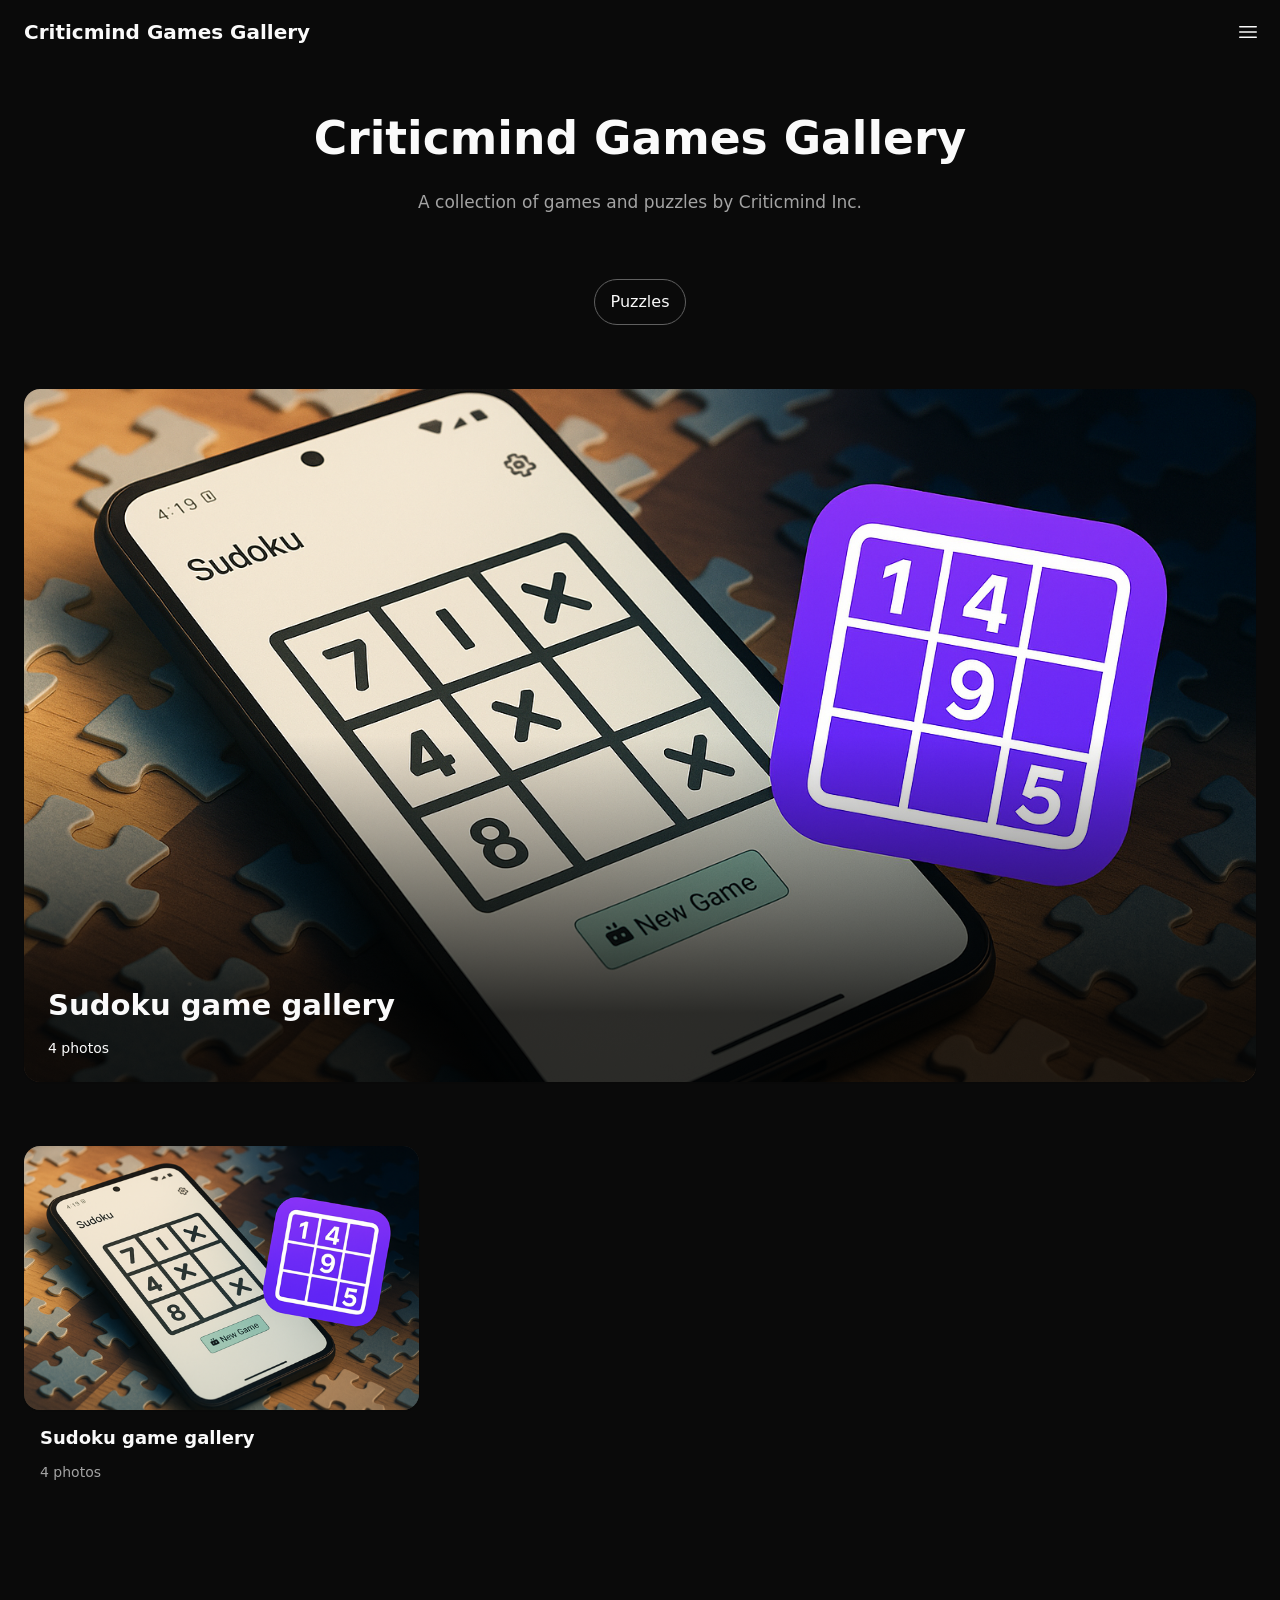
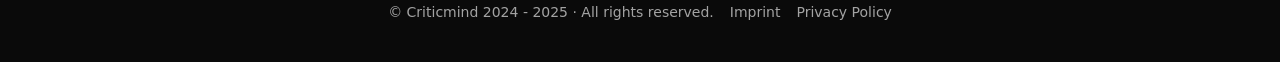
<file: index.html>
<!doctype html><html class=dark lang=en><head><meta name=generator content="Hugo 0.150.1"><meta charset=utf-8><meta name=viewport content="width=device-width,initial-scale=1"><title>Criticmind Games Gallery - Criticmind Games Gallery</title><link rel=canonical href=/><link rel=icon type=image/svg+xml href=/images/favicon.svg><link rel=icon type=image/png href=/images/favicon.png><link rel=apple-touch-icon sizes=180x180 href=/images/apple-touch-icon.png><meta name=description content="A collection of games and puzzles by Criticmind Inc."><meta name=robots content="index, follow"><link rel=alternate type=application/rss+xml href=/index.xml title="Criticmind Games Gallery"><meta property="og:url" content="/"><meta property="og:site_name" content="Criticmind Games Gallery"><meta property="og:title" content="Criticmind Games Gallery"><meta property="og:description" content="A collection of games and puzzles by Criticmind Inc."><meta property="og:locale" content="en"><meta property="og:type" content="website"><link rel=stylesheet href=/css/main.min.6031f18919a5919243f3aef7c58df672be3052a45dd4517b8fc728761fda4de4.css><script src=/js/main.0de0d73fb334e8aef574046cb537325b517c7abcd818150338b9a53e8d3b8dc2.js defer></script></head><body><header><a class=btn href=/>Criticmind Games Gallery</a><ul><li><button class="btn btn-square" id=menu-toggle aria-expanded=false type=button title=Menu>
<svg class="icon-menu" width="24" height="24" fill="currentColor" viewBox="0 0 24 24" aria-hidden="true"><path clip-rule="evenodd" fill-rule="evenodd" d="M3 6.75A.75.75.0 013.75 6h16.5a.75.75.0 010 1.5H3.75A.75.75.0 013 6.75zM3 12a.75.75.0 01.75-.75h16.5a.75.75.0 010 1.5H3.75A.75.75.0 013 12zm0 5.25a.75.75.0 01.75-.75h16.5a.75.75.0 010 1.5H3.75A.75.75.0 013 17.25z"/></svg>
<svg class="icon-close hidden" width="24" height="24" fill="currentColor" viewBox="0 0 24 24" aria-hidden="true"><path clip-rule="evenodd" fill-rule="evenodd" d="M5.47 5.47a.75.75.0 011.06.0L12 10.94l5.47-5.47a.75.75.0 111.06 1.06L13.06 12l5.47 5.47a.75.75.0 11-1.06 1.06L12 13.06l-5.47 5.47a.75.75.0 01-1.06-1.06L10.94 12 5.47 6.53a.75.75.0 010-1.06z"/></svg></button></li></ul></header><menu class=hidden id=menu><li itemscope itemtype=http://www.schema.org/SiteNavigationElement><a aria-current=true href=/ itemprop=url><span itemprop=name>Home</span></a></li><li itemscope itemtype=http://www.schema.org/SiteNavigationElement><a aria-current=false href=/sudoku/ itemprop=url><span itemprop=name>Sudoku game gallery</span></a></li><li itemscope itemtype=http://www.schema.org/SiteNavigationElement><a aria-current=false href=/policy/ itemprop=url><span itemprop=name>Privacy Policy</span></a></li><li itemscope itemtype=http://www.schema.org/SiteNavigationElement><a aria-current=false href=/about/ itemprop=url><span itemprop=name>About</span></a></li></menu><main><hgroup><h1>Criticmind Games Gallery</h1><p>A collection of games and puzzles by Criticmind Inc.</p></hgroup><nav class=categories><ul><li><a href=/categories/puzzles/>Puzzles</a></li></ul></nav><section class=featured><a class=featured-card href=/sudoku/ style=background-color:#2c2c28;background-image:url(/sudoku/cover_hu_72b6e15ab515f814.png)><div><h2>Sudoku game gallery</h2><p>4 photos</p></div></a></section><section class=galleries><a class=card href=/sudoku/ title="Sudoku game gallery"><figure style=background-color:#2d2d29><img class=lazyload width=600 height=400 data-src=/sudoku/cover_hu_c2ac2a76b41b981c.png alt="Sudoku game gallery"></figure><div><h2>Sudoku game gallery</h2><p>4 photos</p></div></a></section></main><footer><section>© Criticmind 2024 - 2025 · All rights reserved.
<a href=/imprint/>Imprint
</a><a href=/policy/>Privacy Policy</a></section></footer></body></html>
</file>
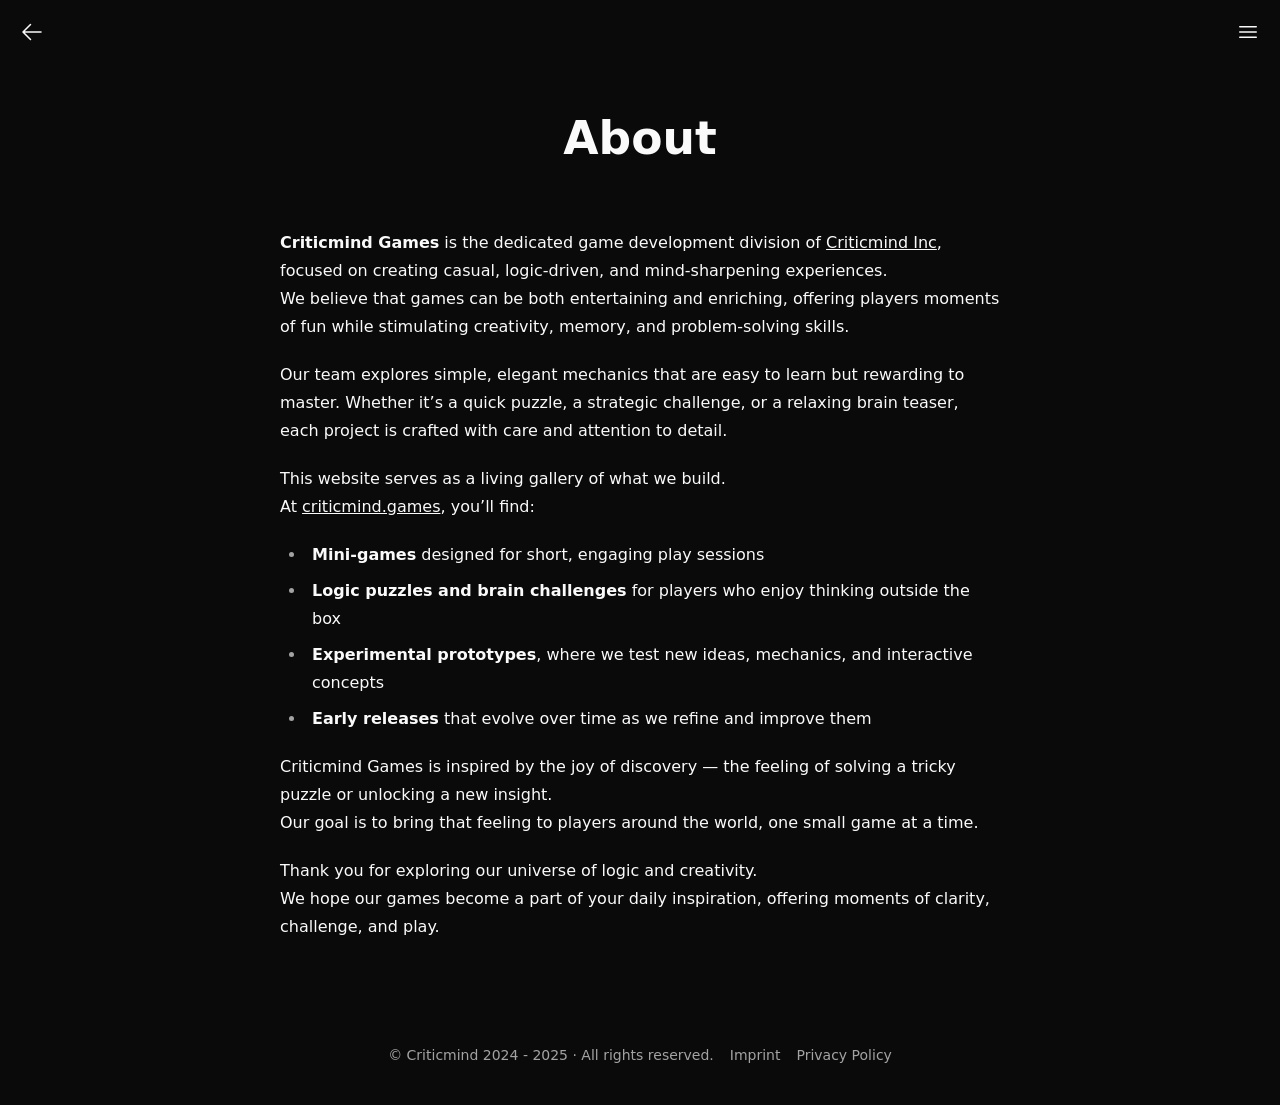
<file: about/index.html>
<!doctype html><html class=dark lang=en><head><meta charset=utf-8><meta name=viewport content="width=device-width,initial-scale=1"><title>About - Criticmind Games Gallery</title><link rel=canonical href=/about/><link rel=icon type=image/svg+xml href=/images/favicon.svg><link rel=icon type=image/png href=/images/favicon.png><link rel=apple-touch-icon sizes=180x180 href=/images/apple-touch-icon.png><meta name=description content="A gallery of games screenshots and artwork."><meta name=robots content="index, follow"><meta property="og:url" content="/about/"><meta property="og:site_name" content="Criticmind Games Gallery"><meta property="og:title" content="About"><meta property="og:description" content="Criticmind Games is the dedicated game development division of Criticmind Inc, focused on creating casual, logic-driven, and mind-sharpening experiences.
We believe that games can be both entertaining and enriching, offering players moments of fun while stimulating creativity, memory, and problem-solving skills.
Our team explores simple, elegant mechanics that are easy to learn but rewarding to master. Whether it’s a quick puzzle, a strategic challenge, or a relaxing brain teaser, each project is crafted with care and attention to detail."><meta property="og:locale" content="en"><meta property="og:type" content="article"><link rel=stylesheet href=/css/main.min.6031f18919a5919243f3aef7c58df672be3052a45dd4517b8fc728761fda4de4.css><script src=/js/main.0de0d73fb334e8aef574046cb537325b517c7abcd818150338b9a53e8d3b8dc2.js defer></script></head><body><header><a class="btn btn-square" href=/ title="Criticmind Games Gallery"><svg width="24" height="24" data-slot="icon" fill="currentColor" viewBox="0 0 24 24" aria-hidden="true"><path clip-rule="evenodd" fill-rule="evenodd" d="M11.03 3.97a.75.75.0 010 1.06l-6.22 6.22H21a.75.75.0 010 1.5H4.81l6.22 6.22a.75.75.0 11-1.06 1.06l-7.5-7.5a.75.75.0 010-1.06l7.5-7.5a.75.75.0 011.06.0z"/></svg></a><ul><li><button class="btn btn-square" id=menu-toggle aria-expanded=false type=button title=Menu>
<svg class="icon-menu" width="24" height="24" fill="currentColor" viewBox="0 0 24 24" aria-hidden="true"><path clip-rule="evenodd" fill-rule="evenodd" d="M3 6.75A.75.75.0 013.75 6h16.5a.75.75.0 010 1.5H3.75A.75.75.0 013 6.75zM3 12a.75.75.0 01.75-.75h16.5a.75.75.0 010 1.5H3.75A.75.75.0 013 12zm0 5.25a.75.75.0 01.75-.75h16.5a.75.75.0 010 1.5H3.75A.75.75.0 013 17.25z"/></svg>
<svg class="icon-close hidden" width="24" height="24" fill="currentColor" viewBox="0 0 24 24" aria-hidden="true"><path clip-rule="evenodd" fill-rule="evenodd" d="M5.47 5.47a.75.75.0 011.06.0L12 10.94l5.47-5.47a.75.75.0 111.06 1.06L13.06 12l5.47 5.47a.75.75.0 11-1.06 1.06L12 13.06l-5.47 5.47a.75.75.0 01-1.06-1.06L10.94 12 5.47 6.53a.75.75.0 010-1.06z"/></svg></button></li></ul></header><menu class=hidden id=menu><li itemscope itemtype=http://www.schema.org/SiteNavigationElement><a aria-current=false href=/ itemprop=url><span itemprop=name>Home</span></a></li><li itemscope itemtype=http://www.schema.org/SiteNavigationElement><a aria-current=false href=/sudoku/ itemprop=url><span itemprop=name>Sudoku game gallery</span></a></li><li itemscope itemtype=http://www.schema.org/SiteNavigationElement><a aria-current=false href=/policy/ itemprop=url><span itemprop=name>Privacy Policy</span></a></li><li itemscope itemtype=http://www.schema.org/SiteNavigationElement><a aria-current=true href=/about/ itemprop=url><span itemprop=name>About</span></a></li></menu><main><hgroup><h1>About</h1></hgroup><section class=prose><p><strong>Criticmind Games</strong> is the dedicated game development division of <a href=https://criticmind.ai>Criticmind Inc</a>, focused on creating casual, logic-driven, and mind-sharpening experiences.<br>We believe that games can be both entertaining and enriching, offering players moments of fun while stimulating creativity, memory, and problem-solving skills.</p><p>Our team explores simple, elegant mechanics that are easy to learn but rewarding to master. Whether it’s a quick puzzle, a strategic challenge, or a relaxing brain teaser, each project is crafted with care and attention to detail.</p><p>This website serves as a living gallery of what we build.<br>At <a href=https://criticmind.games>criticmind.games</a>, you’ll find:</p><ul><li><strong>Mini-games</strong> designed for short, engaging play sessions</li><li><strong>Logic puzzles and brain challenges</strong> for players who enjoy thinking outside the box</li><li><strong>Experimental prototypes</strong>, where we test new ideas, mechanics, and interactive concepts</li><li><strong>Early releases</strong> that evolve over time as we refine and improve them</li></ul><p>Criticmind Games is inspired by the joy of discovery — the feeling of solving a tricky puzzle or unlocking a new insight.<br>Our goal is to bring that feeling to players around the world, one small game at a time.</p><p>Thank you for exploring our universe of logic and creativity.<br>We hope our games become a part of your daily inspiration, offering moments of clarity, challenge, and play.</p></section></main><footer><section>© Criticmind 2024 - 2025 · All rights reserved.
<a href=/imprint/>Imprint
</a><a href=/policy/>Privacy Policy</a></section></footer></body></html>
</file>
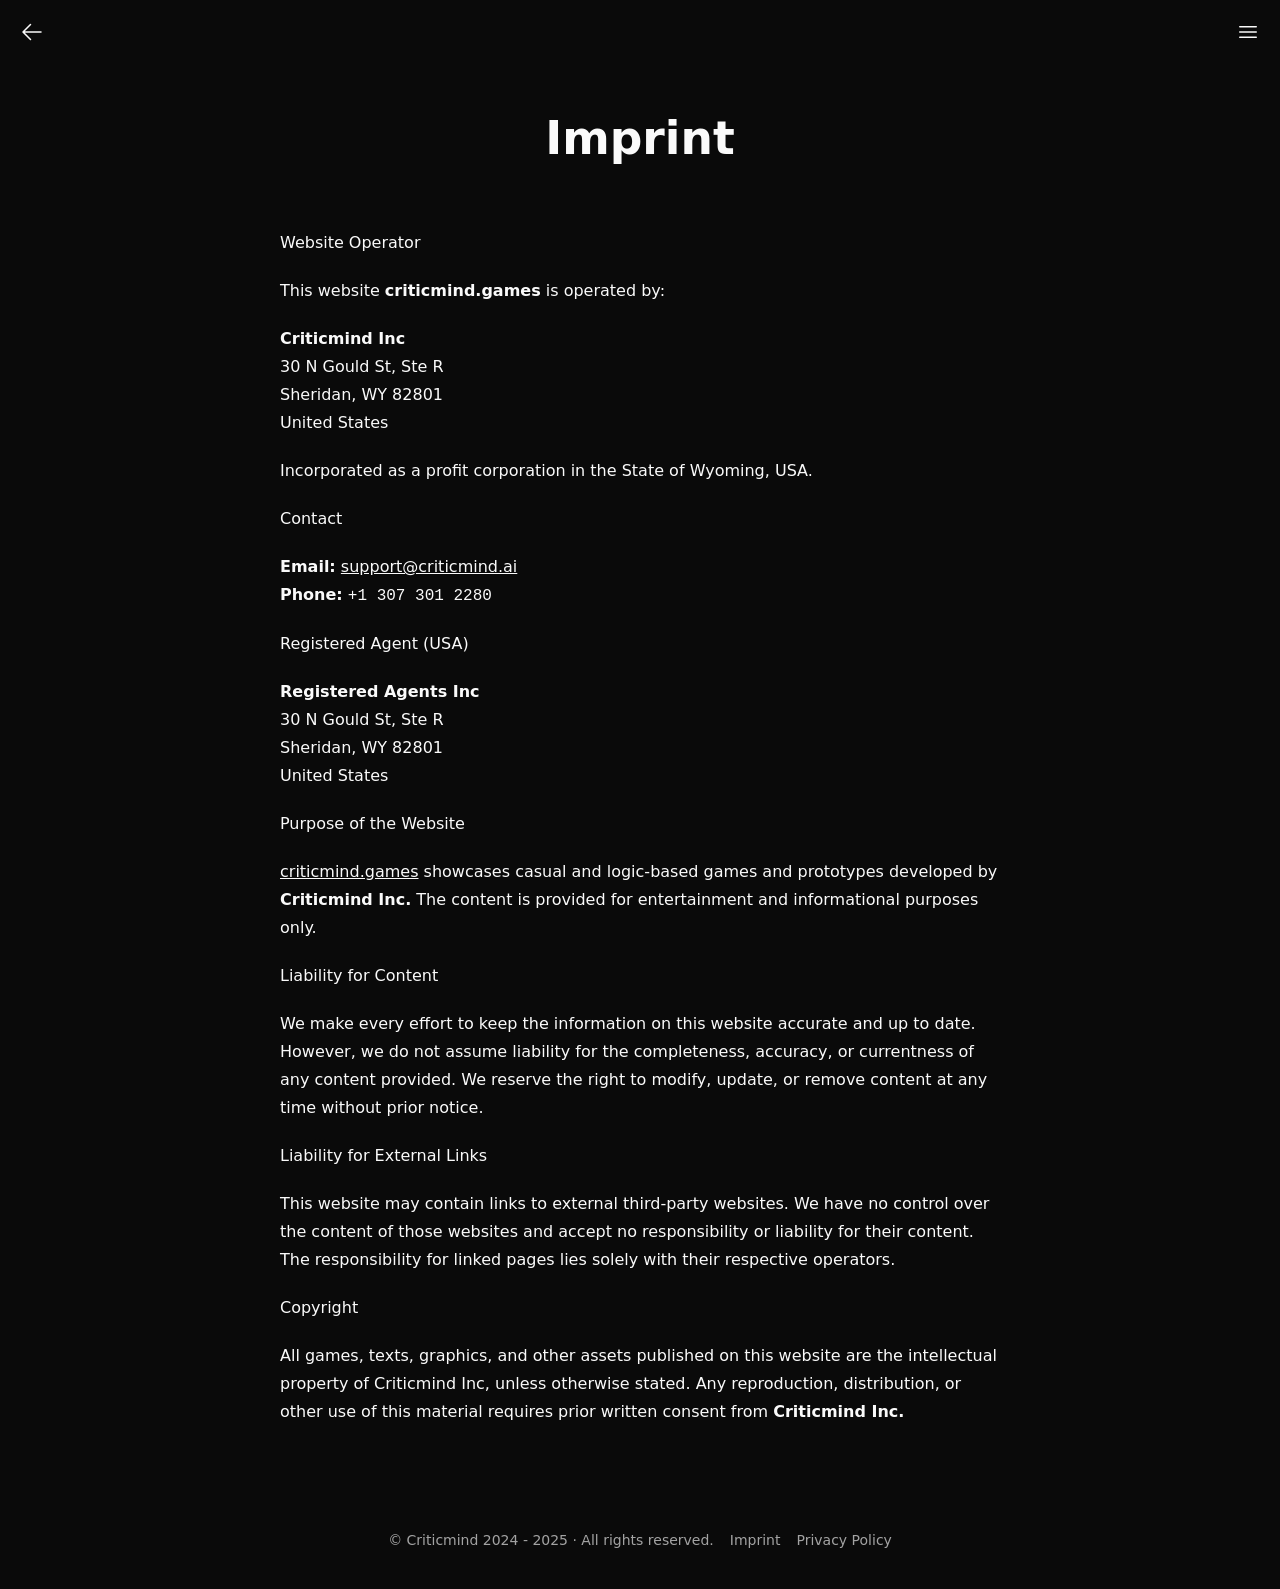
<file: imprint/index.html>
<!doctype html><html class=dark lang=en><head><meta charset=utf-8><meta name=viewport content="width=device-width,initial-scale=1"><title>Imprint - Criticmind Games Gallery</title><link rel=canonical href=/imprint/><link rel=icon type=image/svg+xml href=/images/favicon.svg><link rel=icon type=image/png href=/images/favicon.png><link rel=apple-touch-icon sizes=180x180 href=/images/apple-touch-icon.png><meta name=description content="A gallery of games screenshots and artwork."><meta name=robots content="index, follow"><meta property="og:url" content="/imprint/"><meta property="og:site_name" content="Criticmind Games Gallery"><meta property="og:title" content="Imprint"><meta property="og:description" content="Website Operator This website criticmind.games is operated by:
Criticmind Inc
30 N Gould St, Ste R
Sheridan, WY 82801
United States
Incorporated as a profit corporation in the State of Wyoming, USA.
Contact Email: support@criticmind.ai
Phone: +1 307 301 2280
Registered Agent (USA) Registered Agents Inc
30 N Gould St, Ste R
Sheridan, WY 82801
United States
Purpose of the Website criticmind.games showcases casual and logic-based games and prototypes developed by Criticmind Inc. The content is provided for entertainment and informational purposes only."><meta property="og:locale" content="en"><meta property="og:type" content="article"><link rel=stylesheet href=/css/main.min.6031f18919a5919243f3aef7c58df672be3052a45dd4517b8fc728761fda4de4.css><script src=/js/main.0de0d73fb334e8aef574046cb537325b517c7abcd818150338b9a53e8d3b8dc2.js defer></script></head><body><header><a class="btn btn-square" href=/ title="Criticmind Games Gallery"><svg width="24" height="24" data-slot="icon" fill="currentColor" viewBox="0 0 24 24" aria-hidden="true"><path clip-rule="evenodd" fill-rule="evenodd" d="M11.03 3.97a.75.75.0 010 1.06l-6.22 6.22H21a.75.75.0 010 1.5H4.81l6.22 6.22a.75.75.0 11-1.06 1.06l-7.5-7.5a.75.75.0 010-1.06l7.5-7.5a.75.75.0 011.06.0z"/></svg></a><ul><li><button class="btn btn-square" id=menu-toggle aria-expanded=false type=button title=Menu>
<svg class="icon-menu" width="24" height="24" fill="currentColor" viewBox="0 0 24 24" aria-hidden="true"><path clip-rule="evenodd" fill-rule="evenodd" d="M3 6.75A.75.75.0 013.75 6h16.5a.75.75.0 010 1.5H3.75A.75.75.0 013 6.75zM3 12a.75.75.0 01.75-.75h16.5a.75.75.0 010 1.5H3.75A.75.75.0 013 12zm0 5.25a.75.75.0 01.75-.75h16.5a.75.75.0 010 1.5H3.75A.75.75.0 013 17.25z"/></svg>
<svg class="icon-close hidden" width="24" height="24" fill="currentColor" viewBox="0 0 24 24" aria-hidden="true"><path clip-rule="evenodd" fill-rule="evenodd" d="M5.47 5.47a.75.75.0 011.06.0L12 10.94l5.47-5.47a.75.75.0 111.06 1.06L13.06 12l5.47 5.47a.75.75.0 11-1.06 1.06L12 13.06l-5.47 5.47a.75.75.0 01-1.06-1.06L10.94 12 5.47 6.53a.75.75.0 010-1.06z"/></svg></button></li></ul></header><menu class=hidden id=menu><li itemscope itemtype=http://www.schema.org/SiteNavigationElement><a aria-current=false href=/ itemprop=url><span itemprop=name>Home</span></a></li><li itemscope itemtype=http://www.schema.org/SiteNavigationElement><a aria-current=false href=/sudoku/ itemprop=url><span itemprop=name>Sudoku game gallery</span></a></li><li itemscope itemtype=http://www.schema.org/SiteNavigationElement><a aria-current=false href=/policy/ itemprop=url><span itemprop=name>Privacy Policy</span></a></li><li itemscope itemtype=http://www.schema.org/SiteNavigationElement><a aria-current=false href=/about/ itemprop=url><span itemprop=name>About</span></a></li></menu><main><hgroup><h1>Imprint</h1></hgroup><section class=prose><h2 id=website-operator>Website Operator</h2><p>This website <strong>criticmind.games</strong> is operated by:</p><p><strong>Criticmind Inc</strong><br>30 N Gould St, Ste R<br>Sheridan, WY 82801<br>United States</p><p>Incorporated as a profit corporation in the State of Wyoming, USA.</p><h2 id=contact>Contact</h2><p><strong>Email:</strong> <a href=mailto:support@criticmind.ai>support@criticmind.ai</a><br><strong>Phone:</strong> <code>+1 307 301 2280</code></p><h2 id=registered-agent-usa>Registered Agent (USA)</h2><p><strong>Registered Agents Inc</strong><br>30 N Gould St, Ste R<br>Sheridan, WY 82801<br>United States</p><h2 id=purpose-of-the-website>Purpose of the Website</h2><p><a href=https://criticmind.games>criticmind.games</a> showcases casual and logic-based games and prototypes developed by <strong>Criticmind Inc.</strong>
The content is provided for entertainment and informational purposes only.</p><h2 id=liability-for-content>Liability for Content</h2><p>We make every effort to keep the information on this website accurate and up to date. However, we do not assume liability for the completeness, accuracy, or currentness of any content provided. We reserve the right to modify, update, or remove content at any time without prior notice.</p><h2 id=liability-for-external-links>Liability for External Links</h2><p>This website may contain links to external third-party websites. We have no control over the content of those websites and accept no responsibility or liability for their content. The responsibility for linked pages lies solely with their respective operators.</p><h2 id=copyright>Copyright</h2><p>All games, texts, graphics, and other assets published on this website are the intellectual property of Criticmind Inc, unless otherwise stated. Any reproduction, distribution, or other use of this material requires prior written consent from <strong>Criticmind Inc.</strong></p></section></main><footer><section>© Criticmind 2024 - 2025 · All rights reserved.
<a href=/imprint/>Imprint
</a><a href=/policy/>Privacy Policy</a></section></footer></body></html>
</file>
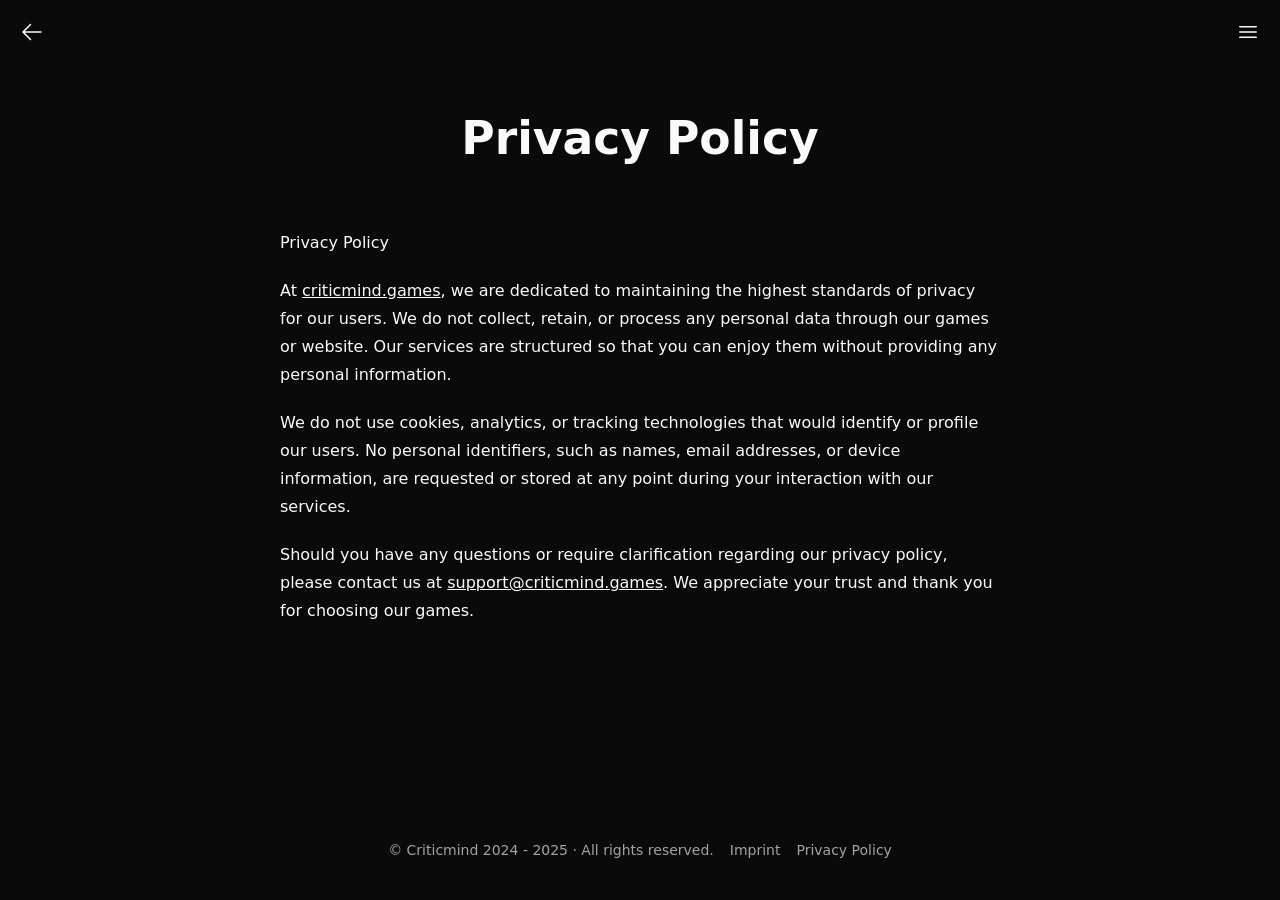
<file: policy/index.html>
<!doctype html><html class=dark lang=en><head><meta charset=utf-8><meta name=viewport content="width=device-width,initial-scale=1"><title>Privacy Policy - Criticmind Games Gallery</title><link rel=canonical href=/policy/><link rel=icon type=image/svg+xml href=/images/favicon.svg><link rel=icon type=image/png href=/images/favicon.png><link rel=apple-touch-icon sizes=180x180 href=/images/apple-touch-icon.png><meta name=description content="A gallery of games screenshots and artwork."><meta name=robots content="noindex, nofollow"><meta property="og:url" content="/policy/"><meta property="og:site_name" content="Criticmind Games Gallery"><meta property="og:title" content="Privacy Policy"><meta property="og:description" content="Privacy Policy At criticmind.games, we are dedicated to maintaining the highest standards of privacy for our users. We do not collect, retain, or process any personal data through our games or website. Our services are structured so that you can enjoy them without providing any personal information.
We do not use cookies, analytics, or tracking technologies that would identify or profile our users. No personal identifiers, such as names, email addresses, or device information, are requested or stored at any point during your interaction with our services."><meta property="og:locale" content="en"><meta property="og:type" content="article"><link rel=stylesheet href=/css/main.min.6031f18919a5919243f3aef7c58df672be3052a45dd4517b8fc728761fda4de4.css><script src=/js/main.0de0d73fb334e8aef574046cb537325b517c7abcd818150338b9a53e8d3b8dc2.js defer></script></head><body><header><a class="btn btn-square" href=/ title="Criticmind Games Gallery"><svg width="24" height="24" data-slot="icon" fill="currentColor" viewBox="0 0 24 24" aria-hidden="true"><path clip-rule="evenodd" fill-rule="evenodd" d="M11.03 3.97a.75.75.0 010 1.06l-6.22 6.22H21a.75.75.0 010 1.5H4.81l6.22 6.22a.75.75.0 11-1.06 1.06l-7.5-7.5a.75.75.0 010-1.06l7.5-7.5a.75.75.0 011.06.0z"/></svg></a><ul><li><button class="btn btn-square" id=menu-toggle aria-expanded=false type=button title=Menu>
<svg class="icon-menu" width="24" height="24" fill="currentColor" viewBox="0 0 24 24" aria-hidden="true"><path clip-rule="evenodd" fill-rule="evenodd" d="M3 6.75A.75.75.0 013.75 6h16.5a.75.75.0 010 1.5H3.75A.75.75.0 013 6.75zM3 12a.75.75.0 01.75-.75h16.5a.75.75.0 010 1.5H3.75A.75.75.0 013 12zm0 5.25a.75.75.0 01.75-.75h16.5a.75.75.0 010 1.5H3.75A.75.75.0 013 17.25z"/></svg>
<svg class="icon-close hidden" width="24" height="24" fill="currentColor" viewBox="0 0 24 24" aria-hidden="true"><path clip-rule="evenodd" fill-rule="evenodd" d="M5.47 5.47a.75.75.0 011.06.0L12 10.94l5.47-5.47a.75.75.0 111.06 1.06L13.06 12l5.47 5.47a.75.75.0 11-1.06 1.06L12 13.06l-5.47 5.47a.75.75.0 01-1.06-1.06L10.94 12 5.47 6.53a.75.75.0 010-1.06z"/></svg></button></li></ul></header><menu class=hidden id=menu><li itemscope itemtype=http://www.schema.org/SiteNavigationElement><a aria-current=false href=/ itemprop=url><span itemprop=name>Home</span></a></li><li itemscope itemtype=http://www.schema.org/SiteNavigationElement><a aria-current=false href=/sudoku/ itemprop=url><span itemprop=name>Sudoku game gallery</span></a></li><li itemscope itemtype=http://www.schema.org/SiteNavigationElement><a aria-current=true href=/policy/ itemprop=url><span itemprop=name>Privacy Policy</span></a></li><li itemscope itemtype=http://www.schema.org/SiteNavigationElement><a aria-current=false href=/about/ itemprop=url><span itemprop=name>About</span></a></li></menu><main><hgroup><h1>Privacy Policy</h1></hgroup><section class=prose><h2 id=privacy-policy>Privacy Policy</h2><p>At <a href=https://criticmind.games>criticmind.games</a>, we are dedicated to maintaining the highest standards of privacy for our users. We do not collect, retain, or process any personal data through our games or website. Our services are structured so that you can enjoy them without providing any personal information.</p><p>We do not use cookies, analytics, or tracking technologies that would identify or profile our users. No personal identifiers, such as names, email addresses, or device information, are requested or stored at any point during your interaction with our services.</p><p>Should you have any questions or require clarification regarding our privacy policy, please contact us at <a href=mailto:support@criticmind.games>support@criticmind.games</a>. We appreciate your trust and thank you for choosing our games.</p></section></main><footer><section>© Criticmind 2024 - 2025 · All rights reserved.
<a href=/imprint/>Imprint
</a><a href=/policy/>Privacy Policy</a></section></footer></body></html>
</file>
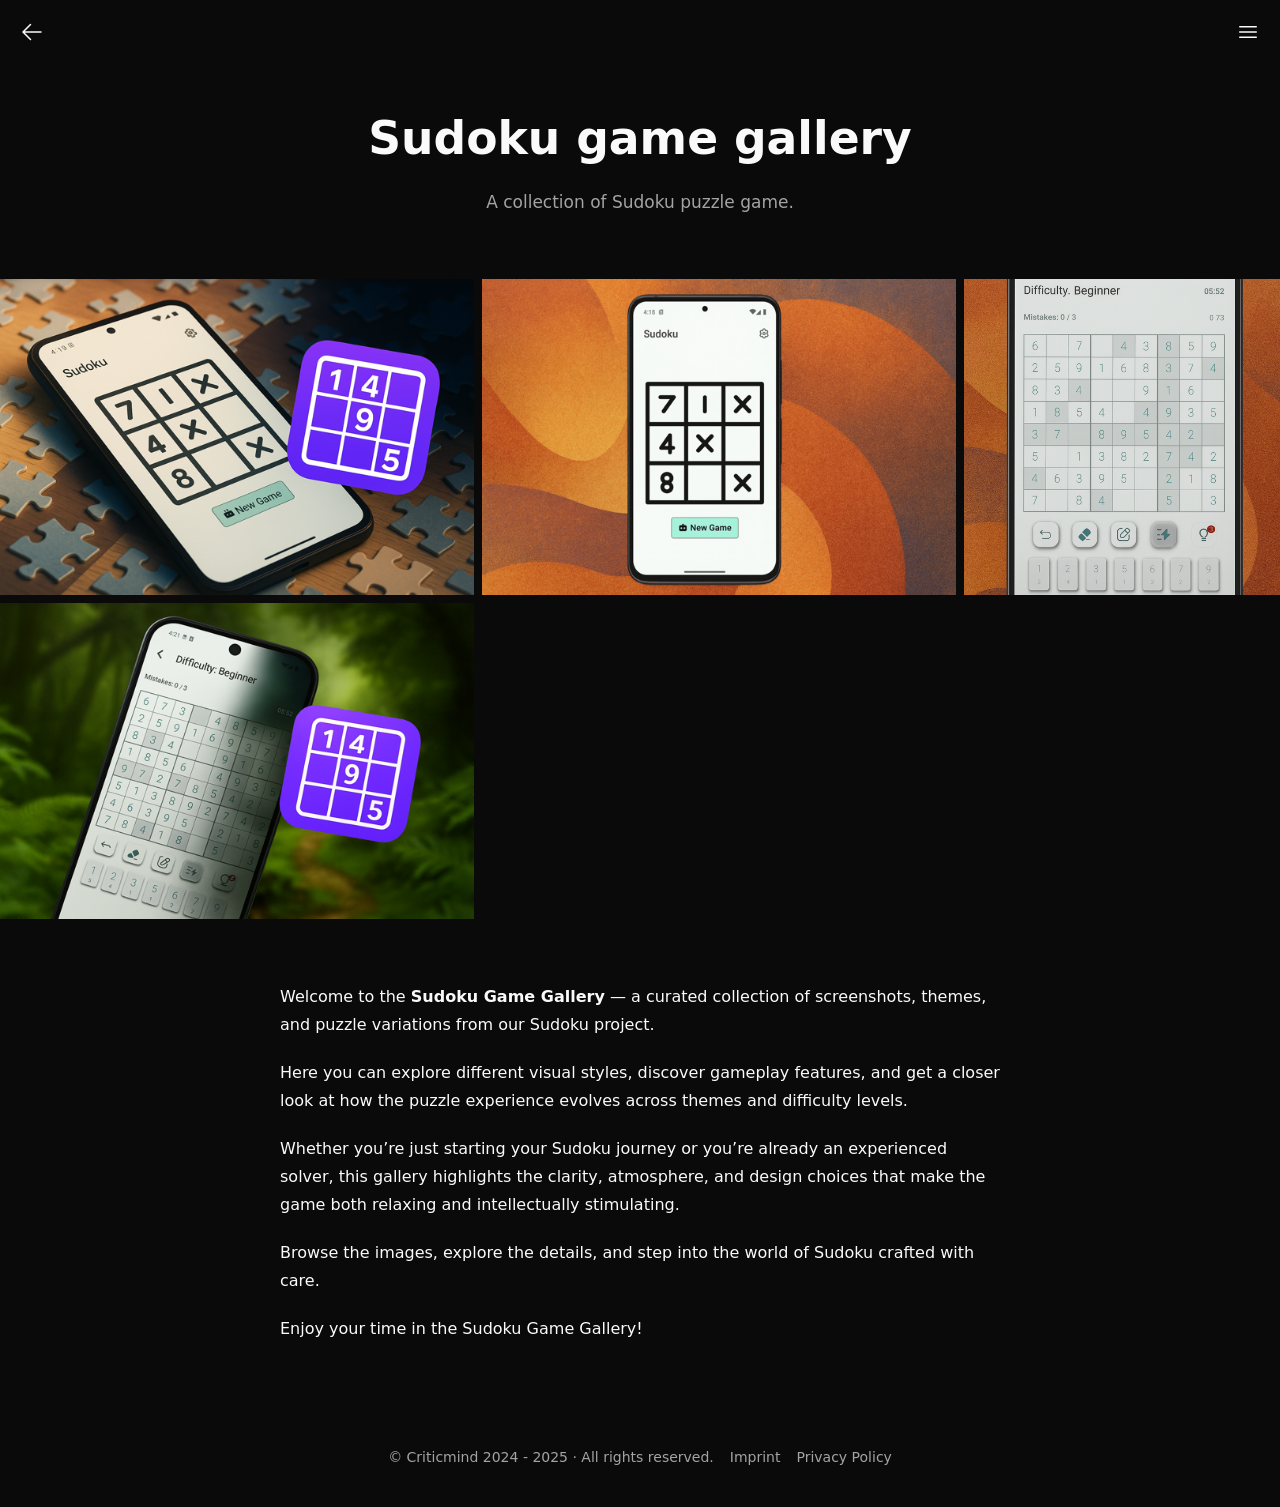
<file: sudoku/index.html>
<!doctype html><html class=dark lang=en><head><meta charset=utf-8><meta name=viewport content="width=device-width,initial-scale=1"><title>Sudoku game gallery - Criticmind Games Gallery</title><link rel=canonical href=/sudoku/><link rel=icon type=image/svg+xml href=/images/favicon.svg><link rel=icon type=image/png href=/images/favicon.png><link rel=apple-touch-icon sizes=180x180 href=/images/apple-touch-icon.png><meta name=description content="A collection of Sudoku puzzle game."><meta name=robots content="index, follow"><meta property="og:url" content="/sudoku/"><meta property="og:site_name" content="Criticmind Games Gallery"><meta property="og:title" content="Sudoku game gallery"><meta property="og:description" content="A collection of Sudoku puzzle game."><meta property="og:locale" content="en"><meta property="og:type" content="article"><meta property="article:published_time" content="2025-09-03T00:00:00-04:00"><meta property="article:modified_time" content="2025-09-03T00:00:00-04:00"><meta property="og:image" content="/sudoku/cover_hu_72b6e15ab515f814.png"><link rel=stylesheet href=/css/main.min.6031f18919a5919243f3aef7c58df672be3052a45dd4517b8fc728761fda4de4.css><script src=/js/main.0de0d73fb334e8aef574046cb537325b517c7abcd818150338b9a53e8d3b8dc2.js defer></script></head><body><header><a class="btn btn-square" href=/ title="Criticmind Games Gallery"><svg width="24" height="24" data-slot="icon" fill="currentColor" viewBox="0 0 24 24" aria-hidden="true"><path clip-rule="evenodd" fill-rule="evenodd" d="M11.03 3.97a.75.75.0 010 1.06l-6.22 6.22H21a.75.75.0 010 1.5H4.81l6.22 6.22a.75.75.0 11-1.06 1.06l-7.5-7.5a.75.75.0 010-1.06l7.5-7.5a.75.75.0 011.06.0z"/></svg></a><ul><li><button class="btn btn-square" id=menu-toggle aria-expanded=false type=button title=Menu>
<svg class="icon-menu" width="24" height="24" fill="currentColor" viewBox="0 0 24 24" aria-hidden="true"><path clip-rule="evenodd" fill-rule="evenodd" d="M3 6.75A.75.75.0 013.75 6h16.5a.75.75.0 010 1.5H3.75A.75.75.0 013 6.75zM3 12a.75.75.0 01.75-.75h16.5a.75.75.0 010 1.5H3.75A.75.75.0 013 12zm0 5.25a.75.75.0 01.75-.75h16.5a.75.75.0 010 1.5H3.75A.75.75.0 013 17.25z"/></svg>
<svg class="icon-close hidden" width="24" height="24" fill="currentColor" viewBox="0 0 24 24" aria-hidden="true"><path clip-rule="evenodd" fill-rule="evenodd" d="M5.47 5.47a.75.75.0 011.06.0L12 10.94l5.47-5.47a.75.75.0 111.06 1.06L13.06 12l5.47 5.47a.75.75.0 11-1.06 1.06L12 13.06l-5.47 5.47a.75.75.0 01-1.06-1.06L10.94 12 5.47 6.53a.75.75.0 010-1.06z"/></svg></button></li></ul></header><menu class=hidden id=menu><li itemscope itemtype=http://www.schema.org/SiteNavigationElement><a aria-current=false href=/ itemprop=url><span itemprop=name>Home</span></a></li><li itemscope itemtype=http://www.schema.org/SiteNavigationElement><a aria-current=true href=/sudoku/ itemprop=url><span itemprop=name>Sudoku game gallery</span></a></li><li itemscope itemtype=http://www.schema.org/SiteNavigationElement><a aria-current=false href=/policy/ itemprop=url><span itemprop=name>Privacy Policy</span></a></li><li itemscope itemtype=http://www.schema.org/SiteNavigationElement><a aria-current=false href=/about/ itemprop=url><span itemprop=name>About</span></a></li></menu><main><hgroup><h1>Sudoku game gallery</h1><p>A collection of Sudoku puzzle game.</p></hgroup><section class=gallery><div id=gallery style=visibility:hidden;height:1px;overflow:hidden><a class=gallery-item href=/sudoku/cover.png data-pswp-src=/sudoku/cover_hu_72b6e15ab515f814.png data-pswp-width=1536 data-pswp-height=1024 data-pswp-target=cover.png title="Sudoku Game" itemscope itemtype=https://schema.org/ImageObject style=aspect-ratio:600/400><figure style=background-color:#2d2d29;aspect-ratio:600/400><img class=lazyload width=600 height=400 data-src=/sudoku/cover_hu_c2ac2a76b41b981c.png alt="Sudoku Game"></figure><meta itemprop=contentUrl content="/sudoku/cover.png"></a><a class=gallery-item href=/sudoku/screen1.png data-pswp-src=/sudoku/screen1_hu_41e0009c88a5ccf.png data-pswp-width=1536 data-pswp-height=1024 data-pswp-target=screen1.png title="Sudoku Game - Main Menu" itemscope itemtype=https://schema.org/ImageObject style=aspect-ratio:600/400><figure style=background-color:#b65d2e;aspect-ratio:600/400><img class=lazyload width=600 height=400 data-src=/sudoku/screen1_hu_db469449b0cd55f2.png alt="Sudoku Game - Main Menu"></figure><meta itemprop=contentUrl content="/sudoku/screen1.png"></a><a class=gallery-item href=/sudoku/screen2.png data-pswp-src=/sudoku/screen2_hu_3e9ac56a91d0c9b4.png data-pswp-width=1024 data-pswp-height=1024 data-pswp-target=screen2.png title="Sudoku Game - Playing" itemscope itemtype=https://schema.org/ImageObject style=aspect-ratio:600/600><figure style=background-color:#d0d4d2;aspect-ratio:600/600><img class=lazyload width=600 height=600 data-src=/sudoku/screen2_hu_64da86f77f783bc4.png alt="Sudoku Game - Playing"></figure><meta itemprop=contentUrl content="/sudoku/screen2.png"></a><a class=gallery-item href=/sudoku/screen3.png data-pswp-src=/sudoku/screen3_hu_137c076b345b5847.png data-pswp-width=1536 data-pswp-height=1024 data-pswp-target=screen3.png title="Sudoku Game - Forest Theme" itemscope itemtype=https://schema.org/ImageObject style=aspect-ratio:600/400><figure style=background-color:#28380e;aspect-ratio:600/400><img class=lazyload width=600 height=400 data-src=/sudoku/screen3_hu_f0002831942cf09.png alt="Sudoku Game - Forest Theme"></figure><meta itemprop=contentUrl content="/sudoku/screen3.png"></a></div></section><section class=prose><p>Welcome to the <strong>Sudoku Game Gallery</strong> — a curated collection of screenshots, themes, and puzzle variations from our Sudoku project.</p><p>Here you can explore different visual styles, discover gameplay features, and get a closer look at how the puzzle experience evolves across themes and difficulty levels.</p><p>Whether you&rsquo;re just starting your Sudoku journey or you&rsquo;re already an experienced solver, this gallery highlights the clarity, atmosphere, and design choices that make the game both relaxing and intellectually stimulating.</p><p>Browse the images, explore the details, and step into the world of Sudoku crafted with care.</p><p>Enjoy your time in the Sudoku Game Gallery!</p></section></main><footer><section>© Criticmind 2024 - 2025 · All rights reserved.
<a href=/imprint/>Imprint
</a><a href=/policy/>Privacy Policy</a></section></footer></body></html>
</file>
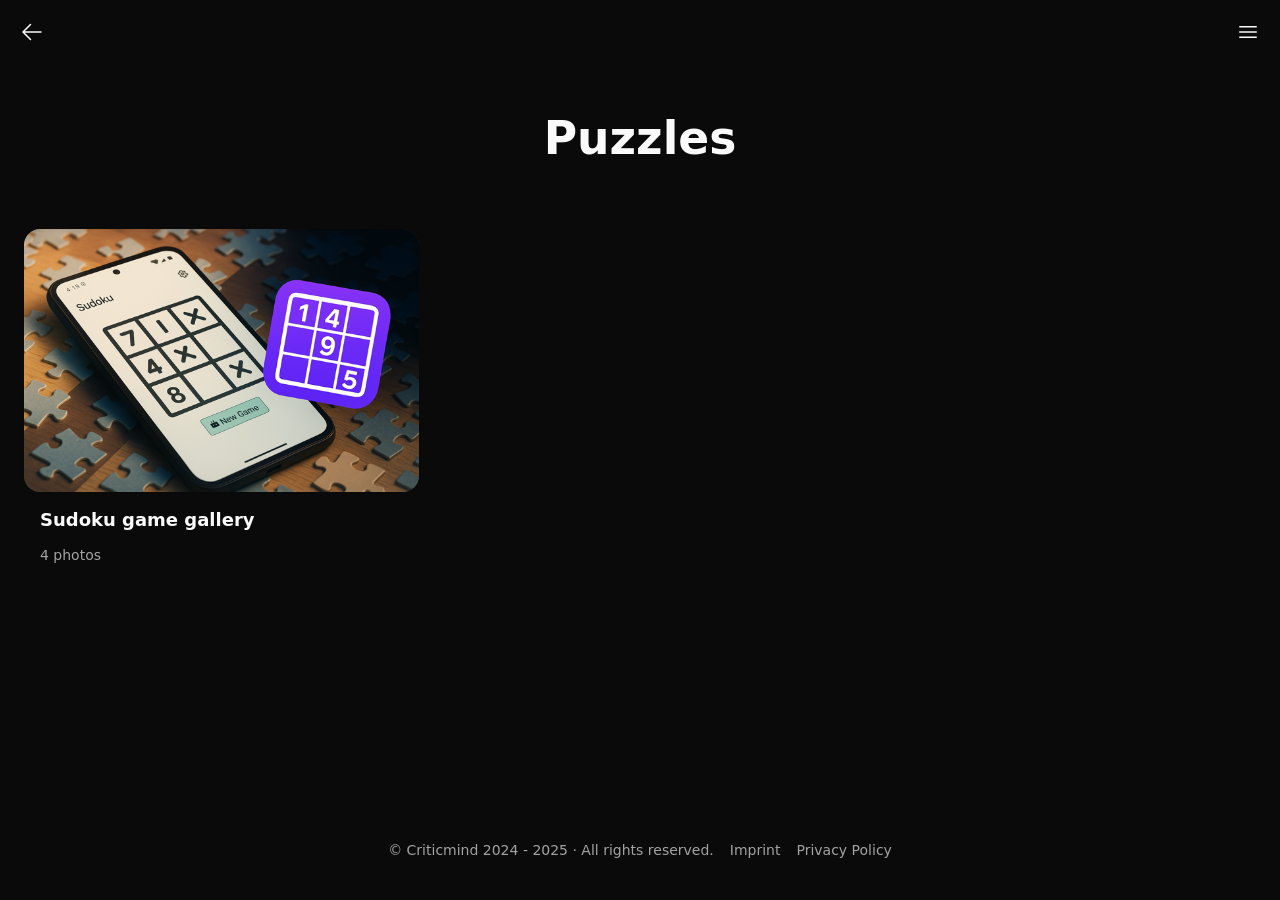
<file: categories/puzzles/index.html>
<!doctype html><html class=dark lang=en><head><meta charset=utf-8><meta name=viewport content="width=device-width,initial-scale=1"><title>Puzzles - Criticmind Games Gallery</title><link rel=canonical href=/categories/puzzles/><link rel=icon type=image/svg+xml href=/images/favicon.svg><link rel=icon type=image/png href=/images/favicon.png><link rel=apple-touch-icon sizes=180x180 href=/images/apple-touch-icon.png><meta name=description content="A gallery of games screenshots and artwork."><meta name=robots content="index, follow"><link rel=alternate type=application/rss+xml href=/categories/puzzles/index.xml title="Criticmind Games Gallery"><meta property="og:url" content="/categories/puzzles/"><meta property="og:site_name" content="Criticmind Games Gallery"><meta property="og:title" content="Puzzles"><meta property="og:description" content="A gallery of games screenshots and artwork."><meta property="og:locale" content="en"><meta property="og:type" content="website"><link rel=stylesheet href=/css/main.min.6031f18919a5919243f3aef7c58df672be3052a45dd4517b8fc728761fda4de4.css><script src=/js/main.0de0d73fb334e8aef574046cb537325b517c7abcd818150338b9a53e8d3b8dc2.js defer></script></head><body><header><a class="btn btn-square" href=/ title=Categories><svg width="24" height="24" data-slot="icon" fill="currentColor" viewBox="0 0 24 24" aria-hidden="true"><path clip-rule="evenodd" fill-rule="evenodd" d="M11.03 3.97a.75.75.0 010 1.06l-6.22 6.22H21a.75.75.0 010 1.5H4.81l6.22 6.22a.75.75.0 11-1.06 1.06l-7.5-7.5a.75.75.0 010-1.06l7.5-7.5a.75.75.0 011.06.0z"/></svg></a><ul><li><button class="btn btn-square" id=menu-toggle aria-expanded=false type=button title=Menu>
<svg class="icon-menu" width="24" height="24" fill="currentColor" viewBox="0 0 24 24" aria-hidden="true"><path clip-rule="evenodd" fill-rule="evenodd" d="M3 6.75A.75.75.0 013.75 6h16.5a.75.75.0 010 1.5H3.75A.75.75.0 013 6.75zM3 12a.75.75.0 01.75-.75h16.5a.75.75.0 010 1.5H3.75A.75.75.0 013 12zm0 5.25a.75.75.0 01.75-.75h16.5a.75.75.0 010 1.5H3.75A.75.75.0 013 17.25z"/></svg>
<svg class="icon-close hidden" width="24" height="24" fill="currentColor" viewBox="0 0 24 24" aria-hidden="true"><path clip-rule="evenodd" fill-rule="evenodd" d="M5.47 5.47a.75.75.0 011.06.0L12 10.94l5.47-5.47a.75.75.0 111.06 1.06L13.06 12l5.47 5.47a.75.75.0 11-1.06 1.06L12 13.06l-5.47 5.47a.75.75.0 01-1.06-1.06L10.94 12 5.47 6.53a.75.75.0 010-1.06z"/></svg></button></li></ul></header><menu class=hidden id=menu><li itemscope itemtype=http://www.schema.org/SiteNavigationElement><a aria-current=false href=/ itemprop=url><span itemprop=name>Home</span></a></li><li itemscope itemtype=http://www.schema.org/SiteNavigationElement><a aria-current=false href=/sudoku/ itemprop=url><span itemprop=name>Sudoku game gallery</span></a></li><li itemscope itemtype=http://www.schema.org/SiteNavigationElement><a aria-current=false href=/policy/ itemprop=url><span itemprop=name>Privacy Policy</span></a></li><li itemscope itemtype=http://www.schema.org/SiteNavigationElement><a aria-current=false href=/about/ itemprop=url><span itemprop=name>About</span></a></li></menu><main><hgroup><h1>Puzzles</h1></hgroup><section class=galleries><a class=card href=/sudoku/ title="Sudoku game gallery"><figure style=background-color:#2d2d29><img class=lazyload width=600 height=400 data-src=/sudoku/cover_hu_c2ac2a76b41b981c.png alt="Sudoku game gallery"></figure><div><h2>Sudoku game gallery</h2><p>4 photos</p></div></a></section></main><footer><section>© Criticmind 2024 - 2025 · All rights reserved.
<a href=/imprint/>Imprint
</a><a href=/policy/>Privacy Policy</a></section></footer></body></html>
</file>
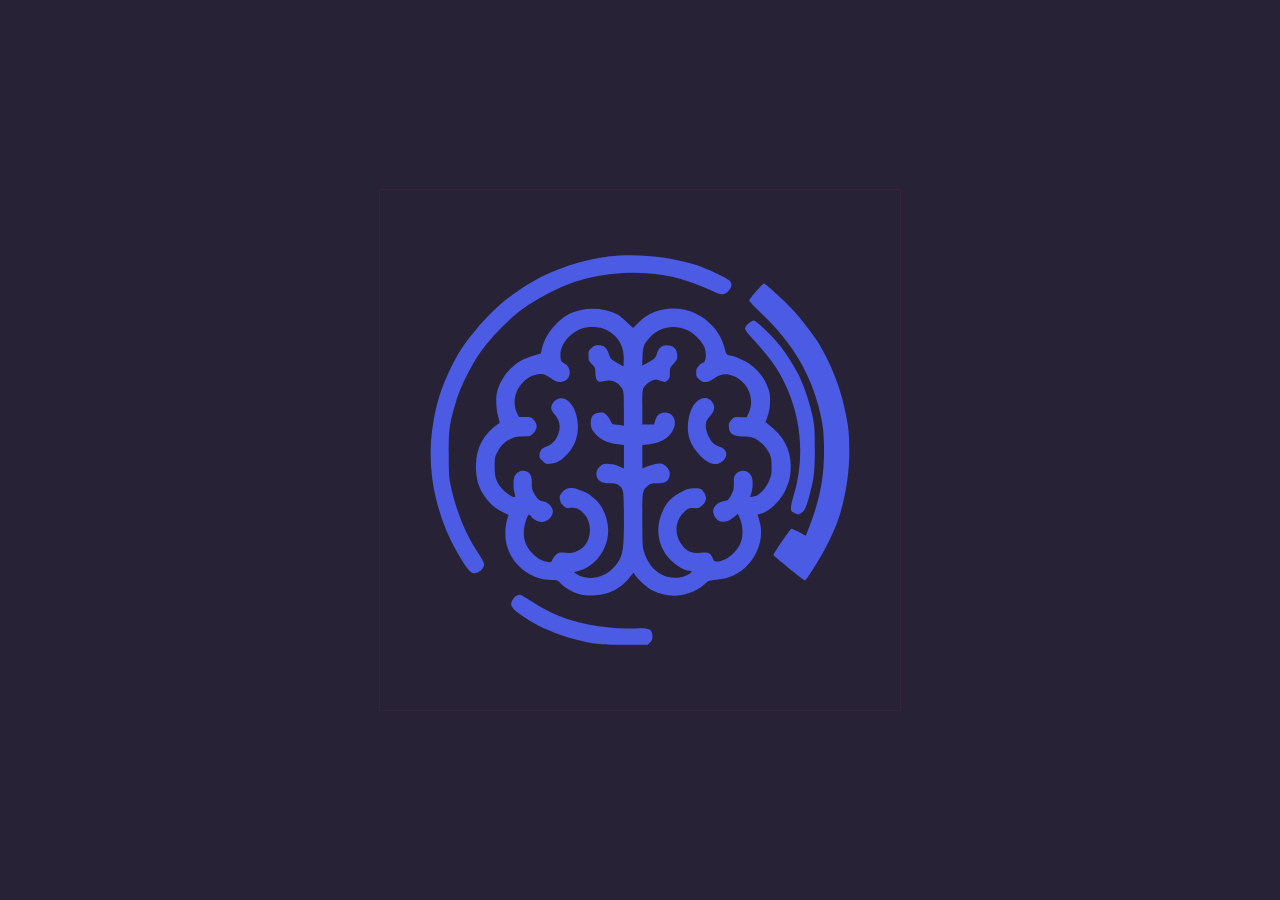
<file: icon.html>
<!DOCTYPE html>
<html>
<head>
    <title>Icon</title>
</head>
<body style="width:100%;height:100%;background:#272235">
  <div class="central-block" style="border:1px solid #372537;display:block;position:absolute;top:50%;transform:translateY(-50%) translateX(-50%);width:460px;height:460px;padding:30px;left:50%">
    <img src="favicon/safari-pinned-tab.svg" alt="icon" style="max-width:100%;height:auto;display:block" />
  </div>
</body>
</html>
</file>
